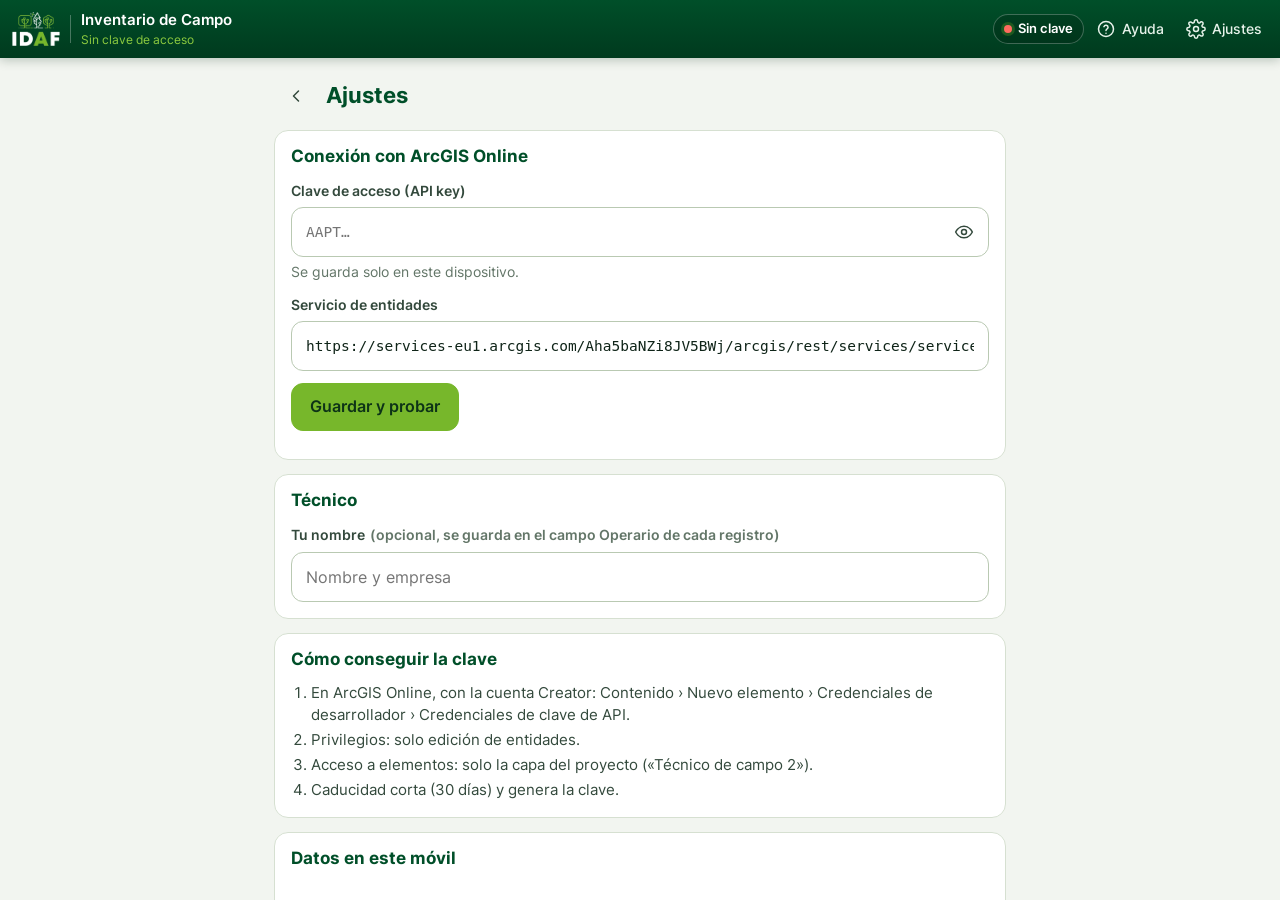
<file: index.html>
<!doctype html>
<html lang="es">
<head>
  <meta charset="utf-8">
  <meta name="viewport" content="width=device-width, initial-scale=1, viewport-fit=cover">
  <meta name="theme-color" content="#004f29">
  <meta name="referrer" content="no-referrer-when-downgrade">
  <title>Inventario de Campo</title>
  <link rel="manifest" href="manifest.webmanifest">
  <link rel="icon" type="image/png" href="img/favicon.png">
  <link rel="apple-touch-icon" href="img/icon-192.png">
  <link rel="stylesheet" href="vendor/leaflet/leaflet.css">
  <link rel="stylesheet" href="css/styles.css">

  <script src="js/config.js"></script>
  <script src="js/form-schema.js"></script>
  <script src="js/calc.js"></script>
  <script src="js/db.js"></script>
  <script src="js/auth.js"></script>
  <script src="js/agol.js"></script>
  <script src="js/sync.js"></script>
  <script src="js/geo.js"></script>
  <script src="js/photos.js"></script>
  <script src="js/basemaps.js"></script>
  <script src="vendor/leaflet/leaflet.js"></script>
</head>

<body>
  <!-- ============================ HEADER ============================ -->
  <header class="app-header">
    <div class="brand">
      <img src="img/logo-idaf-mark-light.png" alt="IDAF" class="brand-logo">
      <span class="brand-sep"></span>
      <div class="brand-text">
        <h1>Inventario de Campo</h1>
        <span id="projectTitle" class="wm-title">IDAF · Forestry innovation &amp; Development</span>
      </div>
    </div>
    <nav class="header-tools" aria-label="Herramientas">
      <button class="net-pill" id="netPill" title="Estado de conexión y envíos">
        <span class="dot"></span><span id="netText">—</span>
      </button>
      <button class="hbtn" id="btnHelp" title="Cómo se usa">
        <svg viewBox="0 0 24 24"><circle cx="12" cy="12" r="9"/><path d="M9.5 9.2a2.6 2.6 0 0 1 5 .8c0 1.8-2.5 2.2-2.5 3.8"/><path d="M12 17h.01"/></svg>
        <span>Ayuda</span>
      </button>
      <button class="hbtn" id="btnSettings" title="Ajustes">
        <svg viewBox="0 0 24 24"><circle cx="12" cy="12" r="3"/><path d="M19.4 15a1.7 1.7 0 0 0 .3 1.8l.1.1a2 2 0 1 1-2.8 2.8l-.1-.1a1.7 1.7 0 0 0-1.8-.3 1.7 1.7 0 0 0-1 1.5V21a2 2 0 1 1-4 0v-.1a1.7 1.7 0 0 0-1.1-1.5 1.7 1.7 0 0 0-1.8.3l-.1.1a2 2 0 1 1-2.8-2.8l.1-.1a1.7 1.7 0 0 0 .3-1.8 1.7 1.7 0 0 0-1.5-1H3a2 2 0 1 1 0-4h.1a1.7 1.7 0 0 0 1.5-1.1 1.7 1.7 0 0 0-.3-1.8l-.1-.1a2 2 0 1 1 2.8-2.8l.1.1a1.7 1.7 0 0 0 1.8.3H9a1.7 1.7 0 0 0 1-1.5V3a2 2 0 1 1 4 0v.1a1.7 1.7 0 0 0 1 1.5 1.7 1.7 0 0 0 1.8-.3l.1-.1a2 2 0 1 1 2.8 2.8l-.1.1a1.7 1.7 0 0 0-.3 1.8V9a1.7 1.7 0 0 0 1.5 1H21a2 2 0 1 1 0 4h-.1a1.7 1.7 0 0 0-1.5 1Z"/></svg>
        <span>Ajustes</span>
      </button>
    </nav>
  </header>

  <main class="app-main">

    <!-- ============================ INICIO / REGISTROS ============================ -->
    <section id="vHome" class="view view-home" hidden>
      <div class="home-wrap">
        <div id="tokenBanner" class="token-banner" hidden>
          <div><b id="tokenBannerTitle"></b><span id="tokenBannerText"></span></div>
          <button class="btn btn-dark btn-sm" id="btnBannerSettings">Ir a Ajustes</button>
        </div>
        <button class="btn btn-primary btn-xl btn-block" id="btnNew">
          <svg viewBox="0 0 24 24"><path d="M12 5v14M5 12h14"/></svg> Nueva parcela
        </button>

        <div class="stats" id="stats"></div>

        <div class="sec-head">
          <div><div class="eyebrow">En este móvil</div><h3>Registros</h3></div>
          <div class="sec-tools">
            <button class="btn btn-ghost btn-sm" id="btnSyncNow" title="Enviar pendientes ahora">
              <svg viewBox="0 0 24 24"><path d="M21 12a9 9 0 0 1-15.5 6.2M3 12A9 9 0 0 1 18.5 5.8"/><path d="M18 2v4h-4M6 22v-4h4"/></svg> Enviar
            </button>
            <button class="btn btn-ghost btn-sm" id="btnExport" title="Exportar a Excel">
              <svg viewBox="0 0 24 24"><path d="M4 4h10l6 6v10H4z"/><path d="M14 4v6h6M8 13l4 5M12 13l-4 5"/></svg> Excel
            </button>
          </div>
        </div>
        <div id="localList" class="rec-list"></div>

        <div id="serverSec" hidden>
          <div class="sec-head">
            <div><div class="eyebrow">En ArcGIS Online</div><h3>Enviados (editar)</h3></div>
            <div class="sec-tools">
              <button class="btn btn-ghost btn-sm" id="btnLoadServer">
                <svg viewBox="0 0 24 24"><path d="M21 12a9 9 0 1 1-3-6.7L21 8"/><path d="M21 3v5h-5"/></svg> Cargar
              </button>
            </div>
          </div>
          <div id="serverList" class="rec-list"><p class="note">Pulsa «Cargar» con cobertura para ver los registros enviados.</p></div>
        </div>
        <p id="editNote" class="note" hidden></p>
      </div>
    </section>

    <!-- ============================ AJUSTES ============================ -->
    <section id="vSettings" class="view" hidden>
      <div class="home-wrap">
        <div class="set-head">
          <button class="icon-btn" id="btnSettingsBack" title="Volver al inicio"><svg viewBox="0 0 24 24"><path d="m15 6-6 6 6 6"/></svg></button>
          <h2>Ajustes</h2>
        </div>

        <section class="panel">
          <h3>Conexión con ArcGIS Online</h3>
          <label class="field">
            <span>Clave de acceso (API key)</span>
            <span class="pass-wrap">
              <input id="setKey" class="in mono" type="password" autocomplete="off" autocapitalize="none" spellcheck="false" placeholder="AAPT…">
              <button type="button" class="icon-btn" id="btnKeyEye" title="Mostrar clave" tabindex="-1">
                <svg viewBox="0 0 24 24"><path d="M2 12s3.5-7 10-7 10 7 10 7-3.5 7-10 7S2 12 2 12Z"/><circle cx="12" cy="12" r="3"/></svg>
              </button>
            </span>
            <small class="note" style="margin:0">Se guarda solo en este dispositivo.</small>
          </label>
          <label class="field">
            <span>Servicio de entidades</span>
            <input id="setUrl" class="in mono" type="url" autocomplete="off" autocapitalize="none" spellcheck="false">
          </label>
          <div><button class="btn btn-primary" id="btnTest">Guardar y probar</button></div>
          <div id="diag"></div>
        </section>

        <section class="panel">
          <h3>Técnico</h3>
          <label class="field">
            <span>Tu nombre <small class="note">(opcional, se guarda en el campo Operario de cada registro)</small></span>
            <input id="setOperator" class="in" type="text" autocomplete="name" placeholder="Nombre y empresa">
          </label>
        </section>

        <section class="panel">
          <h3>Cómo conseguir la clave</h3>
          <ol class="steps-ol">
            <li>En ArcGIS Online, con la cuenta Creator: Contenido › Nuevo elemento › Credenciales de desarrollador › Credenciales de clave de API.</li>
            <li>Privilegios: solo edición de entidades.</li>
            <li>Acceso a elementos: solo la capa del proyecto («Técnico de campo 2»).</li>
            <li>Caducidad corta (30 días) y genera la clave.</li>
          </ol>
        </section>

        <section class="panel">
          <h3>Datos en este móvil</h3>
          <dl class="kv" id="localStats"></dl>
          <div><button class="btn btn-ghost btn-sm" id="btnClearSent">Borrar enviados</button></div>
        </section>
      </div>
    </section>

    <!-- ============================ FORMULARIO ============================ -->
    <section id="vForm" class="view view-form" hidden>
      <div class="form-head">
        <button class="icon-btn" id="btnCloseForm" title="Guardar borrador y salir">
          <svg viewBox="0 0 24 24"><path d="m15 6-6 6 6 6"/></svg>
        </button>
        <div class="form-head-text">
          <div class="eyebrow" id="formMode">Nueva parcela</div>
          <h2 id="pageTitle"></h2>
        </div>
        <span class="saved" id="savedMark">Borrador guardado</span>
      </div>
      <ol class="steps" id="steps"></ol>
      <div class="form-scroll" id="formScroll">
        <div id="formBody" class="form-body"></div>
      </div>
      <footer class="form-nav">
        <button class="btn btn-ghost" id="btnPrev">
          <svg viewBox="0 0 24 24"><path d="m15 6-6 6 6 6"/></svg> Anterior
        </button>
        <span class="page-count" id="pageCount"></span>
        <button class="btn btn-primary" id="btnNext">
          Siguiente <svg viewBox="0 0 24 24"><path d="m9 6 6 6-6 6"/></svg>
        </button>
      </footer>
    </section>
  </main>

  <!-- ============================ MODAL ============================ -->
  <div id="modal" class="modal" hidden>
    <div class="modal-card" role="dialog" aria-modal="true" aria-labelledby="modalTitle">
      <header class="modal-head">
        <h3 id="modalTitle"></h3>
        <button class="icon-btn" id="btnModalClose" title="Cerrar"><svg viewBox="0 0 24 24"><path d="M6 6l12 12M18 6 6 18"/></svg></button>
      </header>
      <div id="modalBody" class="modal-body"></div>
      <footer id="modalFoot" class="modal-foot"></footer>
    </div>
  </div>

  <div id="busy" class="busy"><div class="spinner"></div><span id="busyText">Cargando…</span></div>
  <div id="toasts" class="toasts"></div>

  <script src="js/app.js"></script>
</body>
</html>
</file>
<file: vendor/leaflet/leaflet.css>
/* required styles */

.leaflet-pane,
.leaflet-tile,
.leaflet-marker-icon,
.leaflet-marker-shadow,
.leaflet-tile-container,
.leaflet-pane > svg,
.leaflet-pane > canvas,
.leaflet-zoom-box,
.leaflet-image-layer,
.leaflet-layer {
	position: absolute;
	left: 0;
	top: 0;
	}
.leaflet-container {
	overflow: hidden;
	}
.leaflet-tile,
.leaflet-marker-icon,
.leaflet-marker-shadow {
	-webkit-user-select: none;
	   -moz-user-select: none;
	        user-select: none;
	  -webkit-user-drag: none;
	}
/* Prevents IE11 from highlighting tiles in blue */
.leaflet-tile::selection {
	background: transparent;
}
/* Safari renders non-retina tile on retina better with this, but Chrome is worse */
.leaflet-safari .leaflet-tile {
	image-rendering: -webkit-optimize-contrast;
	}
/* hack that prevents hw layers "stretching" when loading new tiles */
.leaflet-safari .leaflet-tile-container {
	width: 1600px;
	height: 1600px;
	-webkit-transform-origin: 0 0;
	}
.leaflet-marker-icon,
.leaflet-marker-shadow {
	display: block;
	}
/* .leaflet-container svg: reset svg max-width decleration shipped in Joomla! (joomla.org) 3.x */
/* .leaflet-container img: map is broken in FF if you have max-width: 100% on tiles */
.leaflet-container .leaflet-overlay-pane svg {
	max-width: none !important;
	max-height: none !important;
	}
.leaflet-container .leaflet-marker-pane img,
.leaflet-container .leaflet-shadow-pane img,
.leaflet-container .leaflet-tile-pane img,
.leaflet-container img.leaflet-image-layer,
.leaflet-container .leaflet-tile {
	max-width: none !important;
	max-height: none !important;
	width: auto;
	padding: 0;
	}

.leaflet-container img.leaflet-tile {
	/* See: https://bugs.chromium.org/p/chromium/issues/detail?id=600120 */
	mix-blend-mode: plus-lighter;
}

.leaflet-container.leaflet-touch-zoom {
	-ms-touch-action: pan-x pan-y;
	touch-action: pan-x pan-y;
	}
.leaflet-container.leaflet-touch-drag {
	-ms-touch-action: pinch-zoom;
	/* Fallback for FF which doesn't support pinch-zoom */
	touch-action: none;
	touch-action: pinch-zoom;
}
.leaflet-container.leaflet-touch-drag.leaflet-touch-zoom {
	-ms-touch-action: none;
	touch-action: none;
}
.leaflet-container {
	-webkit-tap-highlight-color: transparent;
}
.leaflet-container a {
	-webkit-tap-highlight-color: rgba(51, 181, 229, 0.4);
}
.leaflet-tile {
	filter: inherit;
	visibility: hidden;
	}
.leaflet-tile-loaded {
	visibility: inherit;
	}
.leaflet-zoom-box {
	width: 0;
	height: 0;
	-moz-box-sizing: border-box;
	     box-sizing: border-box;
	z-index: 800;
	}
/* workaround for https://bugzilla.mozilla.org/show_bug.cgi?id=888319 */
.leaflet-overlay-pane svg {
	-moz-user-select: none;
	}

.leaflet-pane         { z-index: 400; }

.leaflet-tile-pane    { z-index: 200; }
.leaflet-overlay-pane { z-index: 400; }
.leaflet-shadow-pane  { z-index: 500; }
.leaflet-marker-pane  { z-index: 600; }
.leaflet-tooltip-pane   { z-index: 650; }
.leaflet-popup-pane   { z-index: 700; }

.leaflet-map-pane canvas { z-index: 100; }
.leaflet-map-pane svg    { z-index: 200; }

.leaflet-vml-shape {
	width: 1px;
	height: 1px;
	}
.lvml {
	behavior: url(#default#VML);
	display: inline-block;
	position: absolute;
	}


/* control positioning */

.leaflet-control {
	position: relative;
	z-index: 800;
	pointer-events: visiblePainted; /* IE 9-10 doesn't have auto */
	pointer-events: auto;
	}
.leaflet-top,
.leaflet-bottom {
	position: absolute;
	z-index: 1000;
	pointer-events: none;
	}
.leaflet-top {
	top: 0;
	}
.leaflet-right {
	right: 0;
	}
.leaflet-bottom {
	bottom: 0;
	}
.leaflet-left {
	left: 0;
	}
.leaflet-control {
	float: left;
	clear: both;
	}
.leaflet-right .leaflet-control {
	float: right;
	}
.leaflet-top .leaflet-control {
	margin-top: 10px;
	}
.leaflet-bottom .leaflet-control {
	margin-bottom: 10px;
	}
.leaflet-left .leaflet-control {
	margin-left: 10px;
	}
.leaflet-right .leaflet-control {
	margin-right: 10px;
	}


/* zoom and fade animations */

.leaflet-fade-anim .leaflet-popup {
	opacity: 0;
	-webkit-transition: opacity 0.2s linear;
	   -moz-transition: opacity 0.2s linear;
	        transition: opacity 0.2s linear;
	}
.leaflet-fade-anim .leaflet-map-pane .leaflet-popup {
	opacity: 1;
	}
.leaflet-zoom-animated {
	-webkit-transform-origin: 0 0;
	    -ms-transform-origin: 0 0;
	        transform-origin: 0 0;
	}
svg.leaflet-zoom-animated {
	will-change: transform;
}

.leaflet-zoom-anim .leaflet-zoom-animated {
	-webkit-transition: -webkit-transform 0.25s cubic-bezier(0,0,0.25,1);
	   -moz-transition:    -moz-transform 0.25s cubic-bezier(0,0,0.25,1);
	        transition:         transform 0.25s cubic-bezier(0,0,0.25,1);
	}
.leaflet-zoom-anim .leaflet-tile,
.leaflet-pan-anim .leaflet-tile {
	-webkit-transition: none;
	   -moz-transition: none;
	        transition: none;
	}

.leaflet-zoom-anim .leaflet-zoom-hide {
	visibility: hidden;
	}


/* cursors */

.leaflet-interactive {
	cursor: pointer;
	}
.leaflet-grab {
	cursor: -webkit-grab;
	cursor:    -moz-grab;
	cursor:         grab;
	}
.leaflet-crosshair,
.leaflet-crosshair .leaflet-interactive {
	cursor: crosshair;
	}
.leaflet-popup-pane,
.leaflet-control {
	cursor: auto;
	}
.leaflet-dragging .leaflet-grab,
.leaflet-dragging .leaflet-grab .leaflet-interactive,
.leaflet-dragging .leaflet-marker-draggable {
	cursor: move;
	cursor: -webkit-grabbing;
	cursor:    -moz-grabbing;
	cursor:         grabbing;
	}

/* marker & overlays interactivity */
.leaflet-marker-icon,
.leaflet-marker-shadow,
.leaflet-image-layer,
.leaflet-pane > svg path,
.leaflet-tile-container {
	pointer-events: none;
	}

.leaflet-marker-icon.leaflet-interactive,
.leaflet-image-layer.leaflet-interactive,
.leaflet-pane > svg path.leaflet-interactive,
svg.leaflet-image-layer.leaflet-interactive path {
	pointer-events: visiblePainted; /* IE 9-10 doesn't have auto */
	pointer-events: auto;
	}

/* visual tweaks */

.leaflet-container {
	background: #ddd;
	outline-offset: 1px;
	}
.leaflet-container a {
	color: #0078A8;
	}
.leaflet-zoom-box {
	border: 2px dotted #38f;
	background: rgba(255,255,255,0.5);
	}


/* general typography */
.leaflet-container {
	font-family: "Helvetica Neue", Arial, Helvetica, sans-serif;
	font-size: 12px;
	font-size: 0.75rem;
	line-height: 1.5;
	}


/* general toolbar styles */

.leaflet-bar {
	box-shadow: 0 1px 5px rgba(0,0,0,0.65);
	border-radius: 4px;
	}
.leaflet-bar a {
	background-color: #fff;
	border-bottom: 1px solid #ccc;
	width: 26px;
	height: 26px;
	line-height: 26px;
	display: block;
	text-align: center;
	text-decoration: none;
	color: black;
	}
.leaflet-bar a,
.leaflet-control-layers-toggle {
	background-position: 50% 50%;
	background-repeat: no-repeat;
	display: block;
	}
.leaflet-bar a:hover,
.leaflet-bar a:focus {
	background-color: #f4f4f4;
	}
.leaflet-bar a:first-child {
	border-top-left-radius: 4px;
	border-top-right-radius: 4px;
	}
.leaflet-bar a:last-child {
	border-bottom-left-radius: 4px;
	border-bottom-right-radius: 4px;
	border-bottom: none;
	}
.leaflet-bar a.leaflet-disabled {
	cursor: default;
	background-color: #f4f4f4;
	color: #bbb;
	}

.leaflet-touch .leaflet-bar a {
	width: 30px;
	height: 30px;
	line-height: 30px;
	}
.leaflet-touch .leaflet-bar a:first-child {
	border-top-left-radius: 2px;
	border-top-right-radius: 2px;
	}
.leaflet-touch .leaflet-bar a:last-child {
	border-bottom-left-radius: 2px;
	border-bottom-right-radius: 2px;
	}

/* zoom control */

.leaflet-control-zoom-in,
.leaflet-control-zoom-out {
	font: bold 18px 'Lucida Console', Monaco, monospace;
	text-indent: 1px;
	}

.leaflet-touch .leaflet-control-zoom-in, .leaflet-touch .leaflet-control-zoom-out  {
	font-size: 22px;
	}


/* layers control */

.leaflet-control-layers {
	box-shadow: 0 1px 5px rgba(0,0,0,0.4);
	background: #fff;
	border-radius: 5px;
	}
.leaflet-control-layers-toggle {
	background-image: url(images/layers.png);
	width: 36px;
	height: 36px;
	}
.leaflet-retina .leaflet-control-layers-toggle {
	background-image: url(images/layers-2x.png);
	background-size: 26px 26px;
	}
.leaflet-touch .leaflet-control-layers-toggle {
	width: 44px;
	height: 44px;
	}
.leaflet-control-layers .leaflet-control-layers-list,
.leaflet-control-layers-expanded .leaflet-control-layers-toggle {
	display: none;
	}
.leaflet-control-layers-expanded .leaflet-control-layers-list {
	display: block;
	position: relative;
	}
.leaflet-control-layers-expanded {
	padding: 6px 10px 6px 6px;
	color: #333;
	background: #fff;
	}
.leaflet-control-layers-scrollbar {
	overflow-y: scroll;
	overflow-x: hidden;
	padding-right: 5px;
	}
.leaflet-control-layers-selector {
	margin-top: 2px;
	position: relative;
	top: 1px;
	}
.leaflet-control-layers label {
	display: block;
	font-size: 13px;
	font-size: 1.08333em;
	}
.leaflet-control-layers-separator {
	height: 0;
	border-top: 1px solid #ddd;
	margin: 5px -10px 5px -6px;
	}

/* Default icon URLs */
.leaflet-default-icon-path { /* used only in path-guessing heuristic, see L.Icon.Default */
	background-image: url(images/marker-icon.png);
	}


/* attribution and scale controls */

.leaflet-container .leaflet-control-attribution {
	background: #fff;
	background: rgba(255, 255, 255, 0.8);
	margin: 0;
	}
.leaflet-control-attribution,
.leaflet-control-scale-line {
	padding: 0 5px;
	color: #333;
	line-height: 1.4;
	}
.leaflet-control-attribution a {
	text-decoration: none;
	}
.leaflet-control-attribution a:hover,
.leaflet-control-attribution a:focus {
	text-decoration: underline;
	}
.leaflet-attribution-flag {
	display: inline !important;
	vertical-align: baseline !important;
	width: 1em;
	height: 0.6669em;
	}
.leaflet-left .leaflet-control-scale {
	margin-left: 5px;
	}
.leaflet-bottom .leaflet-control-scale {
	margin-bottom: 5px;
	}
.leaflet-control-scale-line {
	border: 2px solid #777;
	border-top: none;
	line-height: 1.1;
	padding: 2px 5px 1px;
	white-space: nowrap;
	-moz-box-sizing: border-box;
	     box-sizing: border-box;
	background: rgba(255, 255, 255, 0.8);
	text-shadow: 1px 1px #fff;
	}
.leaflet-control-scale-line:not(:first-child) {
	border-top: 2px solid #777;
	border-bottom: none;
	margin-top: -2px;
	}
.leaflet-control-scale-line:not(:first-child):not(:last-child) {
	border-bottom: 2px solid #777;
	}

.leaflet-touch .leaflet-control-attribution,
.leaflet-touch .leaflet-control-layers,
.leaflet-touch .leaflet-bar {
	box-shadow: none;
	}
.leaflet-touch .leaflet-control-layers,
.leaflet-touch .leaflet-bar {
	border: 2px solid rgba(0,0,0,0.2);
	background-clip: padding-box;
	}


/* popup */

.leaflet-popup {
	position: absolute;
	text-align: center;
	margin-bottom: 20px;
	}
.leaflet-popup-content-wrapper {
	padding: 1px;
	text-align: left;
	border-radius: 12px;
	}
.leaflet-popup-content {
	margin: 13px 24px 13px 20px;
	line-height: 1.3;
	font-size: 13px;
	font-size: 1.08333em;
	min-height: 1px;
	}
.leaflet-popup-content p {
	margin: 17px 0;
	margin: 1.3em 0;
	}
.leaflet-popup-tip-container {
	width: 40px;
	height: 20px;
	position: absolute;
	left: 50%;
	margin-top: -1px;
	margin-left: -20px;
	overflow: hidden;
	pointer-events: none;
	}
.leaflet-popup-tip {
	width: 17px;
	height: 17px;
	padding: 1px;

	margin: -10px auto 0;
	pointer-events: auto;

	-webkit-transform: rotate(45deg);
	   -moz-transform: rotate(45deg);
	    -ms-transform: rotate(45deg);
	        transform: rotate(45deg);
	}
.leaflet-popup-content-wrapper,
.leaflet-popup-tip {
	background: white;
	color: #333;
	box-shadow: 0 3px 14px rgba(0,0,0,0.4);
	}
.leaflet-container a.leaflet-popup-close-button {
	position: absolute;
	top: 0;
	right: 0;
	border: none;
	text-align: center;
	width: 24px;
	height: 24px;
	font: 16px/24px Tahoma, Verdana, sans-serif;
	color: #757575;
	text-decoration: none;
	background: transparent;
	}
.leaflet-container a.leaflet-popup-close-button:hover,
.leaflet-container a.leaflet-popup-close-button:focus {
	color: #585858;
	}
.leaflet-popup-scrolled {
	overflow: auto;
	}

.leaflet-oldie .leaflet-popup-content-wrapper {
	-ms-zoom: 1;
	}
.leaflet-oldie .leaflet-popup-tip {
	width: 24px;
	margin: 0 auto;

	-ms-filter: "progid:DXImageTransform.Microsoft.Matrix(M11=0.70710678, M12=0.70710678, M21=-0.70710678, M22=0.70710678)";
	filter: progid:DXImageTransform.Microsoft.Matrix(M11=0.70710678, M12=0.70710678, M21=-0.70710678, M22=0.70710678);
	}

.leaflet-oldie .leaflet-control-zoom,
.leaflet-oldie .leaflet-control-layers,
.leaflet-oldie .leaflet-popup-content-wrapper,
.leaflet-oldie .leaflet-popup-tip {
	border: 1px solid #999;
	}


/* div icon */

.leaflet-div-icon {
	background: #fff;
	border: 1px solid #666;
	}


/* Tooltip */
/* Base styles for the element that has a tooltip */
.leaflet-tooltip {
	position: absolute;
	padding: 6px;
	background-color: #fff;
	border: 1px solid #fff;
	border-radius: 3px;
	color: #222;
	white-space: nowrap;
	-webkit-user-select: none;
	-moz-user-select: none;
	-ms-user-select: none;
	user-select: none;
	pointer-events: none;
	box-shadow: 0 1px 3px rgba(0,0,0,0.4);
	}
.leaflet-tooltip.leaflet-interactive {
	cursor: pointer;
	pointer-events: auto;
	}
.leaflet-tooltip-top:before,
.leaflet-tooltip-bottom:before,
.leaflet-tooltip-left:before,
.leaflet-tooltip-right:before {
	position: absolute;
	pointer-events: none;
	border: 6px solid transparent;
	background: transparent;
	content: "";
	}

/* Directions */

.leaflet-tooltip-bottom {
	margin-top: 6px;
}
.leaflet-tooltip-top {
	margin-top: -6px;
}
.leaflet-tooltip-bottom:before,
.leaflet-tooltip-top:before {
	left: 50%;
	margin-left: -6px;
	}
.leaflet-tooltip-top:before {
	bottom: 0;
	margin-bottom: -12px;
	border-top-color: #fff;
	}
.leaflet-tooltip-bottom:before {
	top: 0;
	margin-top: -12px;
	margin-left: -6px;
	border-bottom-color: #fff;
	}
.leaflet-tooltip-left {
	margin-left: -6px;
}
.leaflet-tooltip-right {
	margin-left: 6px;
}
.leaflet-tooltip-left:before,
.leaflet-tooltip-right:before {
	top: 50%;
	margin-top: -6px;
	}
.leaflet-tooltip-left:before {
	right: 0;
	margin-right: -12px;
	border-left-color: #fff;
	}
.leaflet-tooltip-right:before {
	left: 0;
	margin-left: -12px;
	border-right-color: #fff;
	}

/* Printing */

@media print {
	/* Prevent printers from removing background-images of controls. */
	.leaflet-control {
		-webkit-print-color-adjust: exact;
		print-color-adjust: exact;
		}
	}
</file>
<file: css/styles.css>
/* =====================================================================
   Inventario de Campo · IDAF
   Tema claro de alto contraste (lectura a pleno sol) · verde IDAF
   ===================================================================== */
@font-face { font-family: "Inter"; font-weight: 400; font-display: swap; src: url(../vendor/fonts/inter-latin-400-normal.woff2) format("woff2"); }
@font-face { font-family: "Inter"; font-weight: 500; font-display: swap; src: url(../vendor/fonts/inter-latin-500-normal.woff2) format("woff2"); }
@font-face { font-family: "Inter"; font-weight: 600; font-display: swap; src: url(../vendor/fonts/inter-latin-600-normal.woff2) format("woff2"); }
@font-face { font-family: "Inter"; font-weight: 700; font-display: swap; src: url(../vendor/fonts/inter-latin-700-normal.woff2) format("woff2"); }

:root {
  /* Colores corporativos */
  --green: #004f29;
  --green-2: #00663a;
  --green-deep: #003a1e;
  --lime: #77b72b;
  --lime-2: #8ccb3f;
  --lime-soft: #eaf5dc;
  --lime-ink: #0d3317;          /* texto sobre lima (contraste AA) */

  --bg: #f2f5f0;
  --card: #ffffff;
  --line: #d6e0d1;
  --line-2: #b9c9b2;
  --text: #0f2418;
  --text-2: #33493c;
  --muted: #637668;
  --warn: #8a5300;
  --warn-bg: #fff3dc;
  --danger: #b3261e;
  --danger-bg: #fde8e6;
  --info-bg: #e6f0ea;

  --header-h: 58px;
  --nav-h: 72px;
  --radius: 12px;
  --font: "Inter", system-ui, -apple-system, "Segoe UI", Roboto, sans-serif;
  --mono: ui-monospace, "SFMono-Regular", Menlo, Consolas, monospace;
  --safe-b: env(safe-area-inset-bottom, 0px);
  color-scheme: light;
}

* { box-sizing: border-box; -webkit-tap-highlight-color: transparent; }
html, body { margin: 0; height: 100%; }
body { background: var(--bg); color: var(--text); font: 16px/1.45 var(--font); -webkit-font-smoothing: antialiased; overscroll-behavior-y: contain; }
svg { width: 20px; height: 20px; fill: none; stroke: currentColor; stroke-width: 1.8; stroke-linecap: round; stroke-linejoin: round; flex: none; }
button { font: inherit; color: inherit; cursor: pointer; }
button:disabled { cursor: not-allowed; opacity: .45; }
a { color: var(--green-2); }
[hidden] { display: none !important; }

/* ---------------- Header ---------------- */
.app-header {
  position: fixed; inset: 0 0 auto 0; height: var(--header-h); z-index: 40;
  display: flex; align-items: center; justify-content: space-between; gap: 10px;
  padding: 0 8px 0 12px; color: #fff;
  background: linear-gradient(180deg, var(--green) 0%, var(--green-deep) 100%);
  box-shadow: 0 2px 10px rgba(0, 40, 20, .25);
}
.brand { display: flex; align-items: center; gap: 10px; min-width: 0; }
.brand-logo { height: 34px; width: auto; display: block; }
.brand-sep { width: 1px; height: 28px; background: rgba(255,255,255,.28); }
.brand-text { min-width: 0; }
.brand-text h1 { margin: 0; font-size: 15px; font-weight: 600; white-space: nowrap; overflow: hidden; text-overflow: ellipsis; }
.wm-title { display: block; font-size: 12px; color: var(--lime-2); white-space: nowrap; overflow: hidden; text-overflow: ellipsis; max-width: 46vw; }
.header-tools { display: flex; align-items: center; gap: 2px; }
.hbtn { display: inline-flex; align-items: center; gap: 6px; height: 40px; padding: 0 10px; border-radius: 10px; background: transparent; border: 0; color: #e6f2ea; font-size: 14px; font-weight: 500; }
.hbtn:active, .hbtn:hover { background: rgba(255,255,255,.1); }
.user-chip span { max-width: 120px; overflow: hidden; text-overflow: ellipsis; white-space: nowrap; }
.net-pill { white-space: nowrap; display: inline-flex; align-items: center; gap: 6px; height: 30px; padding: 0 10px; border-radius: 15px; border: 1px solid rgba(255,255,255,.25); background: rgba(0,0,0,.15); color: #fff; font-size: 12.5px; font-weight: 600; }
.net-pill .dot { width: 8px; height: 8px; border-radius: 50%; background: var(--lime); box-shadow: 0 0 0 3px rgba(119,183,43,.25); }
.net-pill.off .dot { background: #f0b429; box-shadow: 0 0 0 3px rgba(240,180,41,.25); }
.net-pill.err .dot { background: #ff6b5e; }
@media (max-width: 560px) {
  .hbtn span, .brand-sep { display: none; }
  .brand-logo { height: 30px; }
  .brand-text h1 { font-size: 14px; }
}

/* ---------------- Vistas ---------------- */
.app-main { position: fixed; inset: var(--header-h) 0 0 0; }
.view { position: absolute; inset: 0; overflow: auto; }
.eyebrow { font-size: 11px; letter-spacing: 1.3px; text-transform: uppercase; color: var(--green-2); font-weight: 700; }
.note { font-size: 13.5px; color: var(--muted); margin: 8px 2px; }

/* ---------------- Botones ---------------- */
.btn { display: inline-flex; align-items: center; justify-content: center; gap: 8px; min-height: 48px; padding: 0 18px; border-radius: 12px; border: 1.5px solid var(--line-2); background: var(--card); color: var(--text); font-weight: 600; font-size: 15.5px; }
.btn-primary { background: var(--lime); border-color: var(--lime); color: var(--lime-ink); }
.btn-primary:active { background: var(--lime-2); }
.btn-dark { background: var(--green); border-color: var(--green); color: #fff; }
.btn-ghost { background: transparent; }
.btn-danger { color: var(--danger); border-color: #e6b3ae; background: #fff; }
.btn-block { width: 100%; }
.btn-lg { min-height: 54px; font-size: 16.5px; }
.btn-xl { min-height: 64px; font-size: 18px; border-radius: 16px; box-shadow: 0 6px 18px rgba(119,183,43,.35); }
.btn-sm { min-height: 38px; padding: 0 12px; font-size: 14px; border-radius: 10px; }
.icon-btn { display: inline-grid; place-items: center; width: 44px; height: 44px; border-radius: 10px; border: 0; background: transparent; color: var(--text-2); }
.icon-btn:active { background: var(--info-bg); }
.link { border: 0; background: none; color: var(--green-2); font-weight: 600; padding: 10px 4px; text-decoration: underline; text-underline-offset: 3px; }

/* ---------------- Login ---------------- */
.view-login { display: grid; place-items: start center; padding: 22px 16px 40px; background: radial-gradient(120% 60% at 50% 0%, #e3efd8 0%, var(--bg) 70%); }
.login-card { width: min(440px, 100%); background: var(--card); border: 1px solid var(--line); border-radius: 18px; padding: 22px 20px; box-shadow: 0 10px 30px rgba(0,50,20,.08); text-align: center; }
.login-logo { width: 170px; height: auto; margin: 4px auto 6px; display: block; }
.login-card h2 { margin: 6px 0 4px; font-size: 20px; color: var(--green); }
.sub-p { margin: 0 0 16px; color: var(--text-2); font-size: 14.5px; }
.login-form { text-align: left; display: grid; gap: 12px; }
.field { display: grid; gap: 6px; }
.field > span { font-size: 14px; font-weight: 600; color: var(--text-2); }
.in { width: 100%; min-height: 50px; padding: 10px 14px; border-radius: 12px; border: 1.5px solid var(--line-2); background: #fff; color: var(--text); font: 16px var(--font); }
.in:focus { outline: none; border-color: var(--lime); box-shadow: 0 0 0 3px rgba(119,183,43,.25); }
textarea.in { min-height: 96px; resize: vertical; }
select.in { appearance: none; background-image: url("data:image/svg+xml,%3Csvg xmlns='http://www.w3.org/2000/svg' viewBox='0 0 24 24' fill='none' stroke='%2333493c' stroke-width='2'%3E%3Cpath d='m6 9 6 6 6-6'/%3E%3C/svg%3E"); background-repeat: no-repeat; background-position: right 12px center; background-size: 20px; padding-right: 42px; }
.pass-wrap { position: relative; display: block; }
.pass-wrap .in { padding-right: 52px; }
.pass-wrap .icon-btn { position: absolute; right: 3px; top: 3px; }
.login-error { margin: 0; padding: 10px 12px; border-radius: 10px; background: var(--danger-bg); color: var(--danger); font-size: 14px; }
.info-box { display: grid; gap: 4px; text-align: left; margin-top: 14px; padding: 12px 14px; border-radius: 12px; background: var(--info-bg); font-size: 14px; color: var(--text-2); }

/* ---------------- Inicio ---------------- */
.home-wrap { max-width: 760px; margin: 0 auto; padding: 16px 14px 40px; }
.stats { display: grid; grid-template-columns: repeat(3, 1fr); gap: 8px; margin: 14px 0 6px; }
.stat { background: var(--card); border: 1px solid var(--line); border-radius: 12px; padding: 10px 12px; }
.stat b { display: block; font-size: 22px; color: var(--green); line-height: 1.1; }
.stat span { font-size: 12.5px; color: var(--muted); }
.stat.warn b { color: var(--warn); }
.sec-head { display: flex; align-items: flex-end; justify-content: space-between; gap: 8px; margin: 18px 2px 8px; }
.sec-head h3 { margin: 2px 0 0; font-size: 18px; }
.sec-tools { display: flex; gap: 6px; flex-wrap: wrap; justify-content: flex-end; }
.rec-list { display: grid; gap: 8px; }
.rec { display: grid; grid-template-columns: 1fr auto; gap: 4px 10px; align-items: center; background: var(--card); border: 1px solid var(--line); border-left: 5px solid var(--line-2); border-radius: 12px; padding: 11px 12px; }
.rec.draft { border-left-color: #9aa79e; }
.rec.pending, .rec.sending { border-left-color: #e0a526; }
.rec.sent { border-left-color: var(--lime); }
.rec.error { border-left-color: var(--danger); }
.rec-title { font-weight: 600; font-size: 15.5px; overflow: hidden; text-overflow: ellipsis; }
.rec-meta { grid-column: 1; font-size: 13px; color: var(--muted); }
.rec-err { grid-column: 1 / -1; font-size: 13px; color: var(--danger); background: var(--danger-bg); padding: 6px 8px; border-radius: 8px; }
.rec-actions { grid-row: 1 / span 2; grid-column: 2; display: flex; gap: 4px; }
.badge { display: inline-block; padding: 2px 8px; border-radius: 10px; font-size: 11.5px; font-weight: 700; letter-spacing: .3px; text-transform: uppercase; background: #eef2ec; color: var(--text-2); margin-right: 6px; }
.badge.pending, .badge.sending { background: var(--warn-bg); color: var(--warn); }
.badge.sent { background: var(--lime-soft); color: #2f5e0b; }
.badge.error { background: var(--danger-bg); color: var(--danger); }
.empty { text-align: center; padding: 22px 12px; color: var(--muted); background: var(--card); border: 1.5px dashed var(--line-2); border-radius: 12px; font-size: 14.5px; }

/* ---------------- Formulario ---------------- */
.view-form { display: flex; flex-direction: column; overflow: hidden; }
.form-head { display: flex; align-items: center; gap: 6px; padding: 8px 10px 4px 4px; background: var(--card); border-bottom: 1px solid var(--line); }
.form-head-text { flex: 1; min-width: 0; }
.form-head h2 { margin: 0; font-size: 18px; color: var(--green); white-space: nowrap; overflow: hidden; text-overflow: ellipsis; }
.saved { font-size: 12px; color: var(--muted); opacity: 0; transition: opacity .3s; white-space: nowrap; }
.saved.show { opacity: 1; }
.steps { display: flex; gap: 6px; margin: 0; padding: 8px 12px 10px; list-style: none; background: var(--card); border-bottom: 1px solid var(--line); overflow-x: auto; }
.steps li { flex: 1; min-width: 64px; }
.steps button { width: 100%; border: 0; background: none; padding: 0; text-align: left; }
.steps .bar { display: block; height: 5px; border-radius: 3px; background: #e1e8dd; }
.steps .lbl { display: block; font-size: 11.5px; color: var(--muted); margin-top: 4px; white-space: nowrap; overflow: hidden; text-overflow: ellipsis; }
.steps li.done .bar { background: var(--green-2); }
.steps li.cur .bar { background: var(--lime); }
.steps li.cur .lbl { color: var(--text); font-weight: 600; }
.steps li.bad .bar { background: #e0a526; }
.form-scroll { flex: 1; overflow: auto; -webkit-overflow-scrolling: touch; }
.form-body { max-width: 760px; margin: 0 auto; padding: 14px 14px 28px; display: grid; gap: 14px; }
.page-hint { margin: -4px 2px 0; color: var(--muted); font-size: 14px; }
.q { background: var(--card); border: 1px solid var(--line); border-radius: var(--radius); padding: 12px 14px 14px; }
.q.invalid { border-color: #e0a526; box-shadow: 0 0 0 3px rgba(224,165,38,.18); }
.q-label { display: flex; align-items: baseline; gap: 6px; font-weight: 600; font-size: 16px; color: var(--text); }
.q-label .req { color: var(--danger); }
.q-hint { font-size: 13.5px; color: var(--muted); margin: 2px 0 8px; }
.q-body { margin-top: 8px; }
.q-msg { margin-top: 8px; font-size: 13.5px; padding: 6px 10px; border-radius: 8px; }
.q-msg.warn { background: var(--warn-bg); color: var(--warn); }
.q-msg.err { background: var(--danger-bg); color: var(--danger); }
.unit-wrap { position: relative; }
.unit-wrap .in { padding-right: 70px; }
.unit-wrap .unit { position: absolute; right: 14px; top: 50%; transform: translateY(-50%); color: var(--muted); font-size: 14px; pointer-events: none; }

/* calculado */
.calc { display: flex; align-items: baseline; justify-content: space-between; gap: 10px; padding: 12px 14px; border-radius: 12px; background: var(--lime-soft); border: 1px dashed #a9d277; }
.calc b { font-size: 20px; color: var(--green); font-variant-numeric: tabular-nums; }
.calc span { font-size: 13px; color: #3b6418; }
.calc.empty b { color: var(--muted); font-size: 15px; font-weight: 500; }

/* likert (como Survey123) */
.likert { position: relative; display: grid; grid-auto-flow: column; grid-auto-columns: 1fr; padding-top: 4px; }
.likert::before { content: ""; position: absolute; top: 19px; left: 10%; right: 10%; height: 3px; background: var(--line-2); border-radius: 2px; }
.likert button { position: relative; display: grid; justify-items: center; gap: 6px; border: 0; background: none; padding: 4px 2px; font-size: 13px; color: var(--text-2); text-align: center; line-height: 1.2; }
.likert .knob { width: 30px; height: 30px; border-radius: 50%; background: #fff; border: 2.5px solid var(--line-2); transition: transform .12s; }
.likert button.on .knob { background: var(--lime); border-color: var(--green); transform: scale(1.12); box-shadow: 0 0 0 4px rgba(119,183,43,.25); }
.likert button.on { color: var(--text); font-weight: 700; }

/* chips (radio / casillas) */
.chips { display: flex; flex-wrap: wrap; gap: 8px; }
.chip { min-height: 46px; min-width: 76px; padding: 0 16px; border-radius: 23px; border: 1.5px solid var(--line-2); background: #fff; font-weight: 600; font-size: 15px; color: var(--text-2); display: inline-flex; align-items: center; justify-content: center; gap: 8px; }
.chip.on { background: var(--green); border-color: var(--green); color: #fff; }
.chip .box { width: 18px; height: 18px; border-radius: 5px; border: 2px solid currentColor; display: inline-grid; place-items: center; }
.chip.on .box::after { content: ""; width: 9px; height: 5px; border-left: 2.5px solid #fff; border-bottom: 2.5px solid #fff; transform: rotate(-45deg) translate(1px, -1px); }

/* fotos */
.photo-slot { display: grid; grid-template-columns: 120px 1fr; gap: 12px; align-items: center; }
.photo-thumb { width: 120px; height: 120px; border-radius: 12px; background: #eef2ec center/cover no-repeat; border: 1.5px dashed var(--line-2); display: grid; place-items: center; color: var(--muted); overflow: hidden; }
.photo-thumb.has { border-style: solid; border-color: var(--lime); }
.photo-btns { display: grid; gap: 8px; }
.photo-btns .btn { min-height: 46px; }
.photo-state { font-size: 12.5px; color: var(--muted); }

/* geopunto */
.geo-map { height: 260px; border-radius: 12px; overflow: hidden; border: 1px solid var(--line-2); position: relative; z-index: 0; }
.geo-bar { display: flex; flex-wrap: wrap; align-items: center; gap: 6px 10px; margin-top: 10px; font-size: 14px; }
.geo-coords { font-family: var(--mono); font-size: 13px; color: var(--text); flex: 1 1 220px; }
.acc { display: inline-flex; align-items: center; gap: 5px; padding: 3px 9px; border-radius: 10px; font-size: 12.5px; font-weight: 700; background: #eef2ec; color: var(--text-2); }
.acc.good { background: var(--lime-soft); color: #2f5e0b; }
.acc.bad { background: var(--warn-bg); color: var(--warn); }
.geo-actions { display: grid; grid-template-columns: 1fr 1fr; gap: 8px; margin-top: 10px; }
.geo-tip { font-size: 12.5px; color: var(--muted); margin-top: 6px; }
.bm-ctl { position: absolute; top: 8px; right: 8px; z-index: 500; }
.bm-btn { min-height: 36px; padding: 0 10px; border-radius: 9px; border: 1px solid var(--line-2); background: rgba(255,255,255,.95); font-size: 13px; font-weight: 600; display: inline-flex; align-items: center; gap: 6px; box-shadow: 0 2px 8px rgba(0,0,0,.15); }
.bm-menu { position: absolute; right: 0; top: 42px; width: 230px; background: #fff; border: 1px solid var(--line-2); border-radius: 12px; box-shadow: 0 10px 30px rgba(0,0,0,.2); padding: 6px; display: grid; gap: 2px; }
.bm-item { text-align: left; border: 0; background: none; padding: 9px 10px; border-radius: 8px; }
.bm-item b { display: block; font-size: 14px; }
.bm-item span { font-size: 12px; color: var(--muted); }
.bm-item.on { background: var(--lime-soft); }
.leaflet-container { font: 12px var(--font); background: #dfe7da; }
.leaflet-control-attribution { font-size: 10px; }

/* repeats */
.rep { background: var(--card); border: 1px solid var(--line); border-radius: var(--radius); overflow: hidden; }
.rep > summary { list-style: none; display: flex; align-items: center; gap: 10px; padding: 14px; font-weight: 700; font-size: 16.5px; color: var(--green); cursor: pointer; }
.rep > summary::-webkit-details-marker { display: none; }
.rep > summary .chev { transition: transform .2s; }
.rep[open] > summary .chev { transform: rotate(90deg); }
.rep > summary .count { margin-left: auto; font-size: 13px; color: var(--muted); font-weight: 600; }
.rep-body { padding: 0 12px 14px; display: grid; gap: 12px; }
.row-card { border: 1.5px solid var(--line); border-radius: 12px; background: #fafcf8; }
.row-head { display: flex; align-items: center; gap: 8px; padding: 10px 6px 10px 12px; border-bottom: 1px solid var(--line); }
.row-head .t { flex: 1; min-width: 0; }
.row-head .t b { display: block; font-size: 15px; white-space: nowrap; overflow: hidden; text-overflow: ellipsis; }
.row-head .t span { font-size: 12.5px; color: var(--muted); }
.row-body { padding: 10px; display: grid; gap: 10px; }
.row-body .q { padding: 10px 12px 12px; }
.row-card.collapsed .row-body { display: none; }
.row-card.collapsed .row-head { border-bottom: 0; }

/* revisión */
.rv { background: var(--card); border: 1px solid var(--line); border-radius: var(--radius); padding: 12px 14px; }
.rv h4 { margin: 0 0 8px; font-size: 15px; color: var(--green); display: flex; justify-content: space-between; align-items: center; }
.rv h4 .link { padding: 0; font-size: 13.5px; }
.kv { display: grid; grid-template-columns: minmax(120px, 42%) 1fr; gap: 4px 12px; font-size: 14.5px; }
.kv dt { color: var(--muted); }
.kv dd { margin: 0; font-weight: 500; overflow-wrap: anywhere; }
.metrics { display: grid; grid-template-columns: repeat(auto-fit, minmax(130px, 1fr)); gap: 8px; }
.metric { background: var(--lime-soft); border-radius: 10px; padding: 10px 12px; }
.metric b { display: block; font-size: 20px; color: var(--green); font-variant-numeric: tabular-nums; }
.metric span { font-size: 12.5px; color: #3b6418; }
table.tb { width: 100%; border-collapse: collapse; font-size: 13.5px; }
.tb th, .tb td { padding: 6px 6px; border-bottom: 1px solid var(--line); text-align: left; }
.tb th { color: var(--muted); font-weight: 600; font-size: 12px; text-transform: uppercase; letter-spacing: .4px; }
.tb td.n, .tb th.n { text-align: right; font-variant-numeric: tabular-nums; }
.alert { padding: 10px 12px; border-radius: 10px; font-size: 14px; display: flex; gap: 8px; align-items: flex-start; }
.alert.warn { background: var(--warn-bg); color: var(--warn); }
.alert.err { background: var(--danger-bg); color: var(--danger); }
.alert.ok { background: var(--lime-soft); color: #2f5e0b; }
.thumbs { display: flex; gap: 8px; }
.thumbs div { width: 84px; height: 84px; border-radius: 10px; background: #eef2ec center/cover; border: 1px solid var(--line); display: grid; place-items: end start; }
.thumbs small { background: rgba(0,0,0,.55); color: #fff; font-size: 11px; padding: 1px 6px; border-radius: 0 6px 0 0; }

/* barra de navegación del formulario */
.form-nav { display: grid; grid-template-columns: 1fr auto 1fr; align-items: center; gap: 10px; padding: 10px 12px calc(10px + var(--safe-b)); background: var(--green-deep); }
.form-nav .btn-ghost { color: #fff; border-color: rgba(255,255,255,.35); }
.form-nav .page-count { color: #d9eadf; font-size: 14px; font-weight: 600; }

/* ---------------- Modal / busy / toasts ---------------- */
.modal { position: fixed; inset: 0; z-index: 80; display: grid; place-items: end center; background: rgba(0, 25, 12, .55); }
@media (min-width: 640px) { .modal { place-items: center; padding: 20px; } }
.modal-card { width: min(600px, 100%); max-height: 92vh; display: flex; flex-direction: column; border-radius: 18px 18px 0 0; background: var(--card); box-shadow: 0 -10px 40px rgba(0,0,0,.3); }
@media (min-width: 640px) { .modal-card { border-radius: 16px; } }
.modal-head { display: flex; align-items: center; justify-content: space-between; padding: 10px 8px 8px 18px; border-bottom: 1px solid var(--line); }
.modal-head h3 { margin: 0; font-size: 17px; color: var(--green); }
.modal-body { overflow: auto; padding: 12px 18px 16px; font-size: 15px; }
.modal-body h4 { margin: 16px 0 6px; font-size: 14.5px; color: var(--green); }
.modal-body p, .modal-body li { color: var(--text-2); }
.modal-foot { display: flex; justify-content: flex-end; flex-wrap: wrap; gap: 8px; padding: 10px 18px calc(12px + var(--safe-b)); border-top: 1px solid var(--line); }
.modal-foot:empty { display: none; }
.busy { position: fixed; left: 50%; top: calc(var(--header-h) + 12px); transform: translate(-50%, -10px); opacity: 0; pointer-events: none; z-index: 90; display: flex; align-items: center; gap: 10px; padding: 10px 16px; border-radius: 22px; background: var(--green-deep); color: #fff; font-size: 14px; transition: opacity .2s, transform .2s; box-shadow: 0 8px 24px rgba(0,0,0,.25); }
.busy.show { opacity: 1; transform: translate(-50%, 0); }
.spinner { width: 18px; height: 18px; border-radius: 50%; border: 2.5px solid rgba(255,255,255,.3); border-top-color: var(--lime); animation: spin .8s linear infinite; }
@keyframes spin { to { transform: rotate(360deg); } }
.toasts { position: fixed; left: 12px; right: 12px; bottom: calc(86px + var(--safe-b)); display: grid; justify-items: center; gap: 8px; z-index: 95; pointer-events: none; }
.toast { max-width: 520px; padding: 11px 16px; border-radius: 12px; background: #17301f; color: #fff; font-size: 14.5px; box-shadow: 0 8px 24px rgba(0,0,0,.25); opacity: 0; transform: translateY(8px); transition: opacity .25s, transform .25s; }
.toast.show { opacity: 1; transform: none; }
.toast-ok { background: #2f5e0b; }
.toast-warn { background: #7a4a00; }
.toast-error { background: #8c1d16; }
.diag { font-family: var(--mono); font-size: 12.5px; background: #f3f6f1; border: 1px solid var(--line); border-radius: 10px; padding: 10px; white-space: pre-wrap; overflow-wrap: anywhere; }
.help ol, .help ul { padding-left: 20px; }
.help li { margin: 4px 0; }
.chk-inline { display: flex; align-items: center; gap: 10px; font-size: 15px; margin: 10px 0; }
.chk-inline input { width: 22px; height: 22px; accent-color: var(--green); }

/* ---------------- Aviso de token ---------------- */
.token-banner { display: flex; align-items: center; gap: 12px; margin-bottom: 14px; padding: 12px 14px; border-radius: 12px; background: var(--danger-bg); color: var(--danger); border: 1px solid #f0c4bf; }
.token-banner.info { background: var(--warn-bg); color: var(--warn); border-color: #f1d9a8; }
.token-banner > div { flex: 1; display: grid; gap: 2px; font-size: 14px; }
.token-banner b { font-size: 15px; }
.set-sec { border-top: 1px solid var(--line); margin-top: 14px; padding-top: 12px; display: grid; gap: 10px; }
.set-sec:first-child { border-top: 0; margin-top: 0; padding-top: 0; }
.tok-state { display: flex; align-items: center; gap: 8px; font-size: 14.5px; }
.tok-state .dot { width: 10px; height: 10px; border-radius: 50%; background: var(--lime); }
.tok-state.bad .dot { background: var(--danger); }
.tok-state.none .dot { background: #e0a526; }

/* ---------------- Ajustes (como la app de instalaciones) ---------------- */
.set-head { display: flex; align-items: center; gap: 8px; margin: 0 0 12px; }
.set-head h2 { margin: 0; font-size: 22px; color: var(--green); }
.panel { background: var(--card); border: 1px solid var(--line); border-radius: 14px; padding: 14px 16px 16px; margin-bottom: 14px; display: grid; gap: 12px; }
.panel h3 { margin: 0; font-size: 16.5px; color: var(--green); }
.mono { font-family: var(--mono); font-size: 14.5px; }
.steps-ol { margin: 0; padding-left: 20px; color: var(--text-2); font-size: 14.5px; display: grid; gap: 4px; }
#diag .kv dd.ok { color: #2f5e0b; }
#diag .kv dd.ko { color: var(--danger); }
#diag .kv dd.wn { color: var(--warn); }
#diag p { margin: 0; font-size: 14px; }
#diag .ko { color: var(--danger); }
#diag .diag-list { font-family: var(--mono); font-size: 12.5px; color: var(--text-2); overflow-wrap: anywhere; }
</file>
